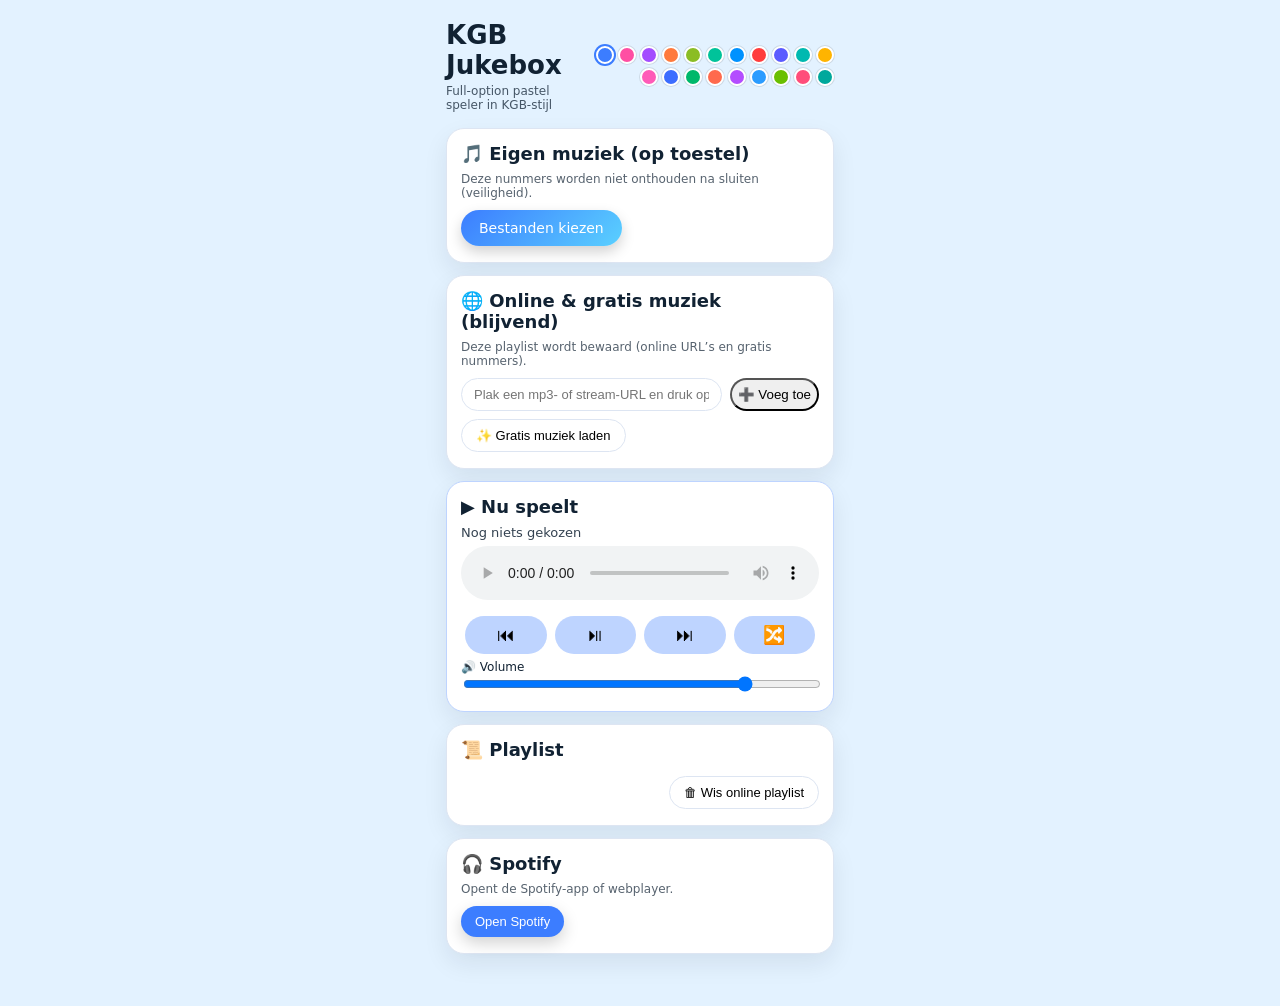
<file: index.html>
<!DOCTYPE html>
<html lang="nl">
<head>
  <meta charset="UTF-8" />
  <meta name="viewport" content="width=device-width, initial-scale=1.0" />
  <title>KGB Jukebox</title>

  <link rel="manifest" href="manifest.json" />
  <link rel="stylesheet" href="style.css" />

  <!-- iOS icon -->
  <link rel="apple-touch-icon" href="icon-192.png" />
</head>
<body>
  <div class="app">
    <header class="header">
      <div>
        <h1>KGB Jukebox</h1>
        <p class="tagline">Full-option pastel speler in KGB-stijl</p>
      </div>
      <div class="theme-picker" id="themePicker"></div>
    </header>

    <section class="card">
      <h2>🎵 Eigen muziek (op toestel)</h2>
      <p class="hint">Deze nummers worden niet onthouden na sluiten (veiligheid).</p>
      <label class="file-button">
        <span>Bestanden kiezen</span>
        <input type="file" id="fileInput" accept="audio/*" multiple />
      </label>
    </section>

    <section class="card">
      <h2>🌐 Online & gratis muziek (blijvend)</h2>
      <p class="hint">Deze playlist wordt bewaard (online URL’s en gratis nummers).</p>
      <div class="url-row">
        <input
          type="text"
          id="urlInput"
          placeholder="Plak een mp3- of stream-URL en druk op ➕"
        />
        <button id="addUrlBtn">➕ Voeg toe</button>
      </div>
      <button id="loadFreeBtn" class="ghost-btn">✨ Gratis muziek laden</button>
    </section>

    <section class="card now-playing">
      <h2>▶️ Nu speelt</h2>
      <div id="currentTitle" class="current-title">Nog niets gekozen</div>
      <audio id="player" controls preload="none"></audio>

      <div class="controls-row">
        <button id="prevBtn" title="Vorige">⏮</button>
        <button id="playPauseBtn" title="Play/Pause">⏯</button>
        <button id="nextBtn" title="Volgende">⏭</button>
        <button id="shuffleBtn" title="Shuffle">🔀</button>
      </div>

      <div class="slider-row">
        <label>
          🔊 Volume
          <input type="range" id="volume" min="0" max="1" step="0.01" value="0.8" />
        </label>
      </div>
    </section>

    <section class="card">
      <h2>📜 Playlist</h2>
      <ul id="playlist" class="playlist"></ul>
      <div class="playlist-actions">
        <button id="clearBtn" class="ghost-btn">🗑 Wis online playlist</button>
      </div>
    </section>

    <section class="card">
      <h2>🎧 Spotify</h2>
      <p class="hint">Opent de Spotify-app of webplayer.</p>
      <button id="spotifyBtn" class="primary-btn">Open Spotify</button>
    </section>
  </div>

  <script src="script.js"></script>
</body>
</html>
</file>
<file: style.css>
:root {
  --bg-color: #e3f2ff;
  --accent-color: #3c7dff;
  --accent-soft: #d8e5ff;
  --text-main: #112233;
  --card-bg: #ffffff;
  --border-soft: #dde5f2;
}

* {
  box-sizing: border-box;
}

body {
  margin: 0;
  font-family: system-ui, -apple-system, BlinkMacSystemFont, "Segoe UI", sans-serif;
  background: var(--bg-color);
  color: var(--text-main);
  display: flex;
  justify-content: center;
}

.app {
  width: 100%;
  max-width: 420px;
  padding: 20px 16px 40px;
}

.header {
  display: flex;
  justify-content: space-between;
  gap: 12px;
  align-items: center;
  margin-bottom: 16px;
}

h1 {
  margin: 0 0 4px;
  font-size: 26px;
}

h2 {
  margin: 0 0 8px;
  font-size: 18px;
}

.tagline {
  margin: 0;
  font-size: 12px;
  opacity: 0.75;
}

.card {
  background: var(--card-bg);
  border-radius: 18px;
  padding: 14px 14px 16px;
  margin-bottom: 12px;
  box-shadow: 0 10px 25px rgba(15, 25, 40, 0.08);
  border: 1px solid var(--border-soft);
}

.now-playing {
  border: 1px solid var(--accent-soft);
}

.hint {
  margin: 0 0 10px;
  font-size: 12px;
  opacity: 0.7;
}

.file-button {
  display: inline-flex;
  align-items: center;
  justify-content: center;
  padding: 10px 18px;
  border-radius: 999px;
  background: linear-gradient(135deg, var(--accent-color), #5ad0ff);
  color: white;
  font-size: 14px;
  cursor: pointer;
  box-shadow: 0 6px 14px rgba(0, 0, 0, 0.18);
  position: relative;
  overflow: hidden;
}

.file-button input {
  position: absolute;
  inset: 0;
  opacity: 0;
  cursor: pointer;
}

.url-row {
  display: flex;
  gap: 8px;
  margin-bottom: 8px;
}

.url-row input {
  flex: 1;
  border-radius: 999px;
  border: 1px solid var(--border-soft);
  padding: 8px 12px;
  font-size: 13px;
}

.url-row button {
  border-radius: 999px;
}

.controls-row {
  display: flex;
  justify-content: space-between;
  margin: 8px 0 4px;
}

.controls-row button {
  flex: 1;
  margin: 0 4px;
  border-radius: 999px;
  border: none;
  padding: 8px 0;
  font-size: 18px;
  background: var(--accent-soft);
  cursor: pointer;
}

.controls-row button:hover {
  filter: brightness(0.97);
}

.slider-row {
  margin-top: 6px;
  font-size: 12px;
}

.slider-row input[type="range"] {
  width: 100%;
}

.current-title {
  font-size: 13px;
  margin-bottom: 6px;
  opacity: 0.85;
}

audio {
  width: 100%;
  margin-bottom: 4px;
}

.playlist {
  list-style: none;
  padding: 0;
  margin: 0;
  max-height: 240px;
  overflow-y: auto;
}

.playlist li {
  display: flex;
  align-items: center;
  justify-content: space-between;
  padding: 6px 8px;
  margin-bottom: 4px;
  border-radius: 12px;
  background: #f4f7ff;
  font-size: 13px;
  cursor: pointer;
}

.playlist li.active {
  background: var(--accent-soft);
  font-weight: 600;
}

.badge {
  font-size: 10px;
  padding: 2px 6px;
  border-radius: 999px;
  background: white;
  margin-left: 6px;
}

.playlist-actions {
  margin-top: 8px;
  text-align: right;
}

.primary-btn,
.ghost-btn {
  border-radius: 999px;
  padding: 8px 14px;
  border: none;
  font-size: 13px;
  cursor: pointer;
}

.primary-btn {
  background: var(--accent-color);
  color: white;
  box-shadow: 0 6px 16px rgba(0, 0, 0, 0.18);
}

.ghost-btn {
  background: transparent;
  border: 1px solid var(--border-soft);
}

.theme-picker {
  display: flex;
  flex-wrap: wrap;
  gap: 4px;
  justify-content: flex-end;
}

.theme-dot {
  width: 18px;
  height: 18px;
  border-radius: 999px;
  border: 2px solid #ffffff;
  cursor: pointer;
  box-shadow: 0 0 0 1px rgba(0, 0, 0, 0.1);
}

.theme-dot.selected {
  box-shadow: 0 0 0 2px var(--accent-color);
}
</file>
